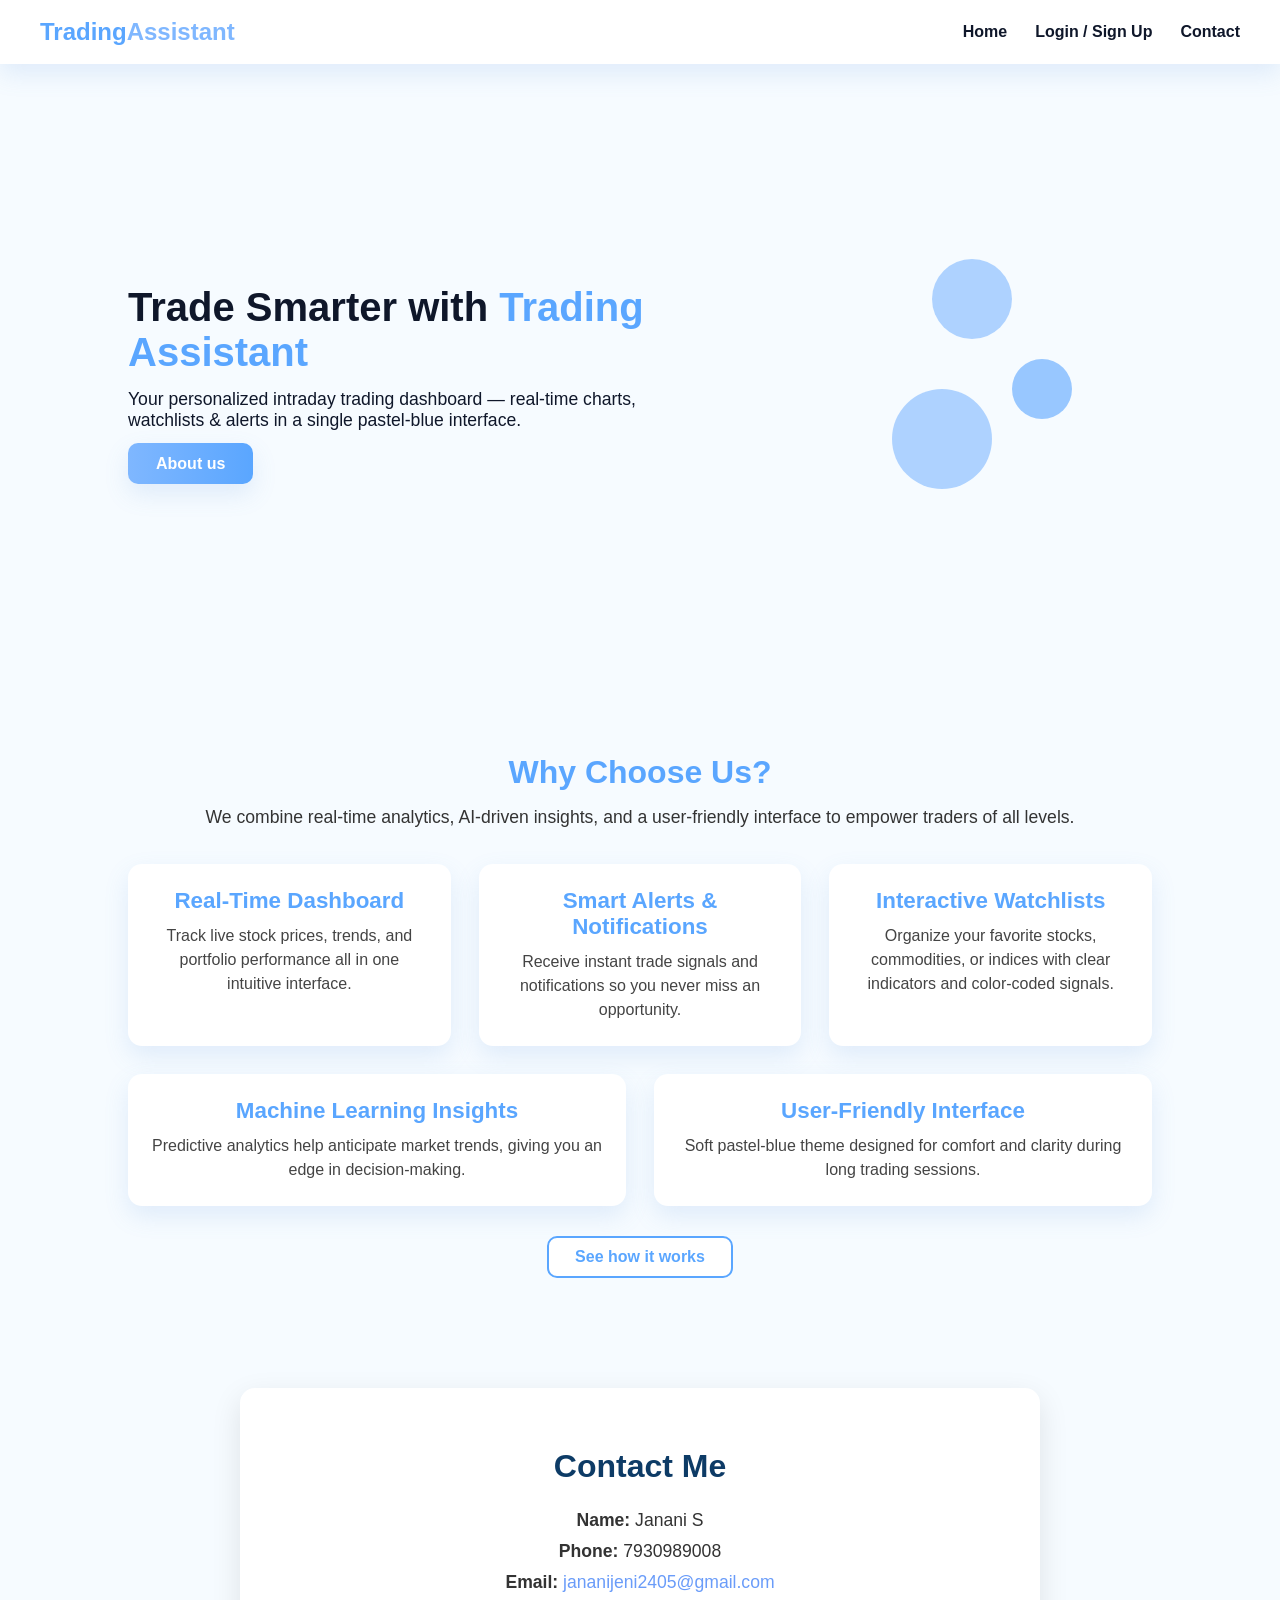
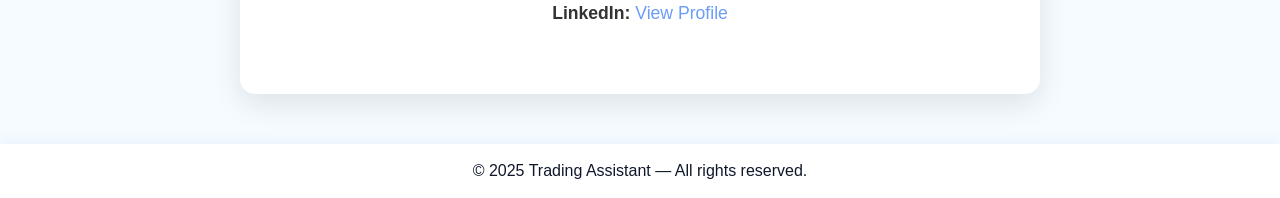
<file: Index.html>
<!DOCTYPE html>
<html lang="en">
<head>
  <meta charset="UTF-8">
  <meta name="viewport" content="width=device-width, initial-scale=1.0">
  <title>Trading Assistant — Home</title>
  <link rel="stylesheet" href="index.css">
  <style>
    html { scroll-behavior: smooth; }
    /* Contact Section */
    .contact-container {
      background: #fff;
      padding: 60px 20px;
      max-width: 800px;
      margin: 50px auto;
      border-radius: 15px;
      box-shadow: 0 10px 30px rgba(0,0,0,0.1);
      text-align: center;
      transform: translateY(50px);
      opacity: 0;
      animation: slideIn 1s forwards;
      animation-delay: 0.2s;
    }
    .contact-container h2 {
      font-size: 2rem;
      color: #0d3b66;
      margin-bottom: 25px;
    }
    .contact-container p {
      font-size: 1.1rem;
      color: #333;
      margin-bottom: 10px;
    }
    .contact-container a {
      color: #6a9cf9;
      text-decoration: none;
    }
    .contact-container a:hover { text-decoration: underline; }

    @keyframes slideIn {
      to {
        transform: translateY(0);
        opacity: 1;
      }
    }
  </style>
</head>
<body>

<header class="topbar">
  <div class="logo">Trading<span>Assistant</span></div>
  <nav>
    <ul>
      <li><a href="index.html">Home</a></li>
      <li><a href="login.html">Login / Sign Up</a></li>
      <li><a href="#contact">Contact</a></li>
    </ul>
  </nav>
</header>

<section class="hero">
  <div class="hero-text">
    <h1>Trade Smarter with <span class="highlight">Trading Assistant</span></h1>
    <p>Your personalized intraday trading dashboard — real-time charts, watchlists & alerts in a single pastel-blue interface.</p>
    <a href="howitworks.html" class="btn primary">About us</a>
  </div>
  <div class="hero-animation">
    <div class="bubble bubble1"></div>
    <div class="bubble bubble2"></div>
    <div class="bubble bubble3"></div>
  </div>
</section>

<section class="features">
  <h2>Why Choose Us?</h2>
  <p class="features-intro">We combine real-time analytics, AI-driven insights, and a user-friendly interface to empower traders of all levels.</p>
  <div class="cards">
    <div class="card">
      <h3>Real-Time Dashboard</h3>
      <p>Track live stock prices, trends, and portfolio performance all in one intuitive interface.</p>
    </div>
    <div class="card">
      <h3>Smart Alerts & Notifications</h3>
      <p>Receive instant trade signals and notifications so you never miss an opportunity.</p>
    </div>
    <div class="card">
      <h3>Interactive Watchlists</h3>
      <p>Organize your favorite stocks, commodities, or indices with clear indicators and color-coded signals.</p>
    </div>
    <div class="card">
      <h3>Machine Learning Insights</h3>
      <p>Predictive analytics help anticipate market trends, giving you an edge in decision-making.</p>
    </div>
    <div class="card">
      <h3>User-Friendly Interface</h3>
      <p>Soft pastel-blue theme designed for comfort and clarity during long trading sessions.</p>
    </div>
  </div>
  <a href="howitworks-manual.html" class="btn secondary">See how it works</a>
</section>

<!-- ---------- Contact Section ---------- -->
<section id="contact" class="contact-container">
  <h2>Contact Me</h2>
  <div class="contact-details">
    <p><strong>Name:</strong> Janani S</p>
    <p><strong>Phone:</strong> 7930989008</p>
    <p><strong>Email:</strong> <a href="mailto:jananijeni2405@gmail.com">jananijeni2405@gmail.com</a></p>
    <p><strong>LinkedIn:</strong> <a href="https://www.linkedin.com/in/jananis2405" target="_blank">View Profile</a></p>
  </div>
</section>

<footer>
  &copy; 2025 Trading Assistant — All rights reserved.
</footer>

</body>
</html>
</file>
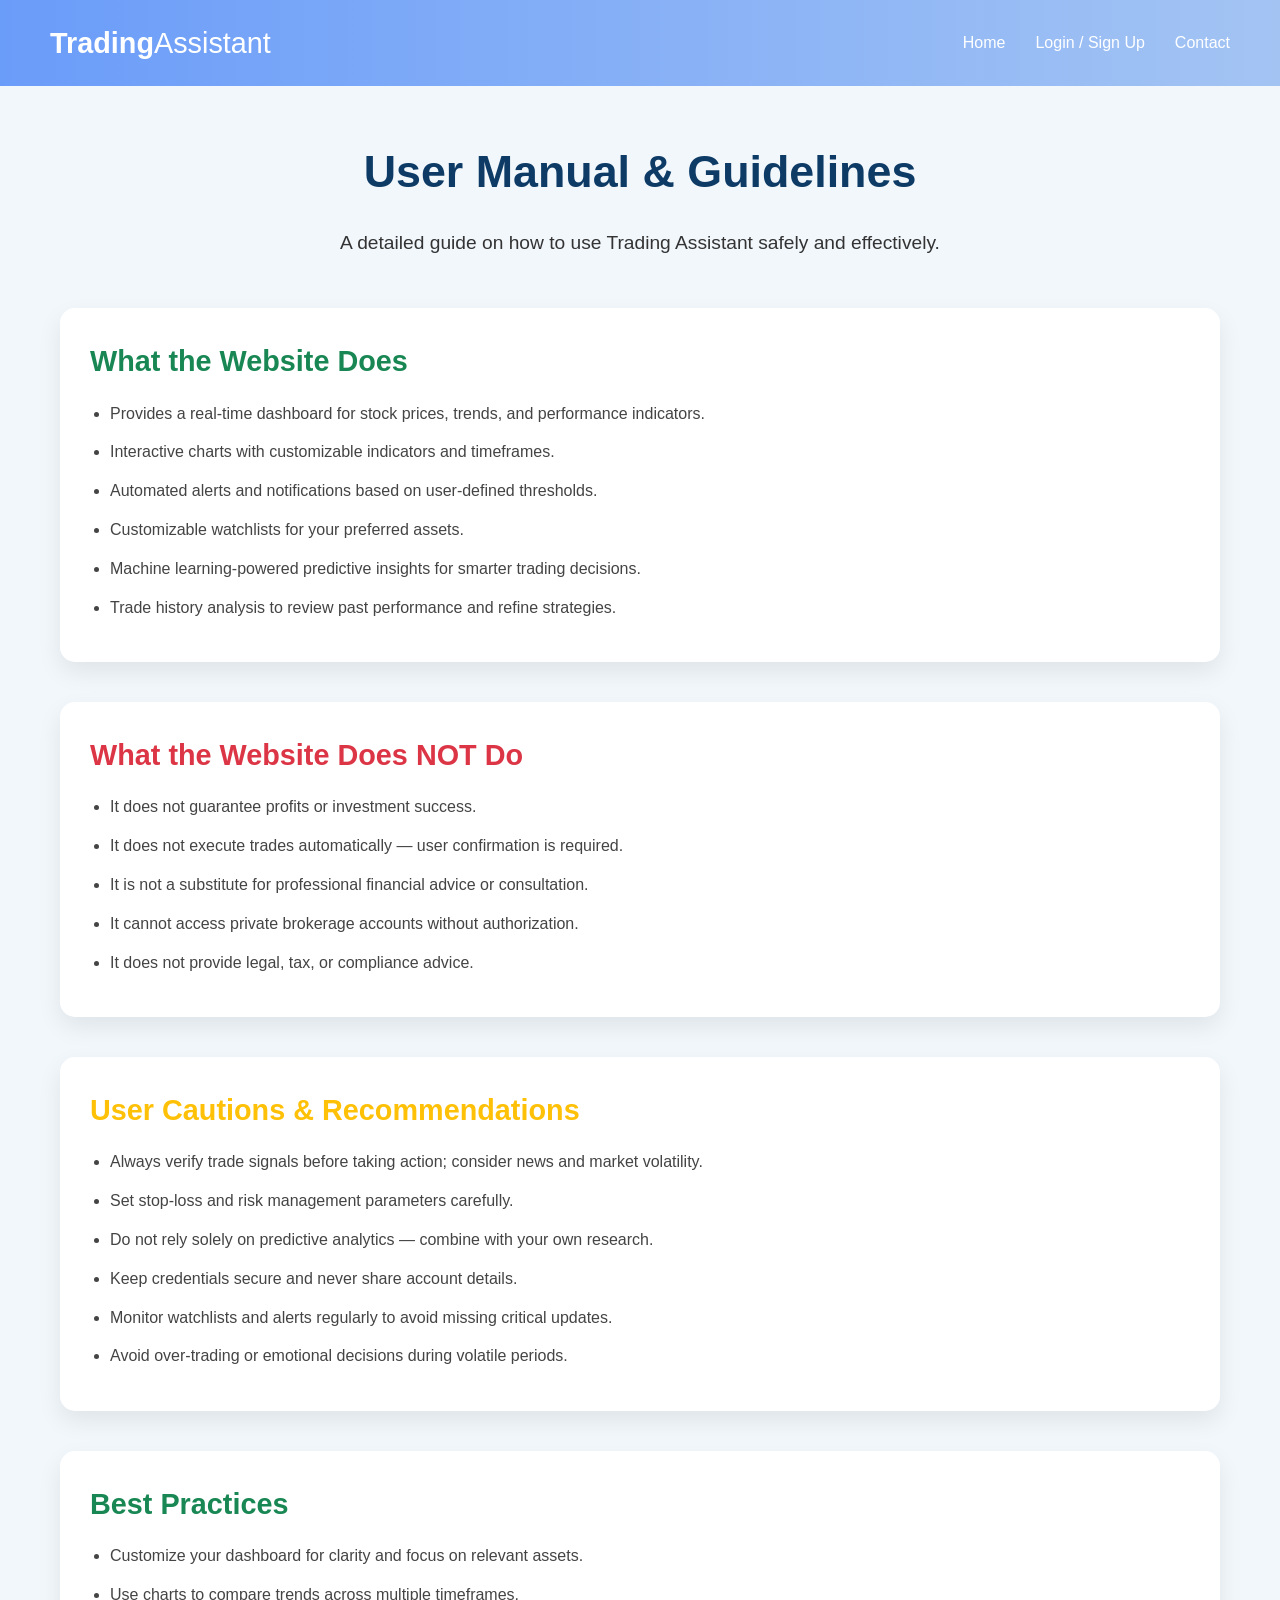
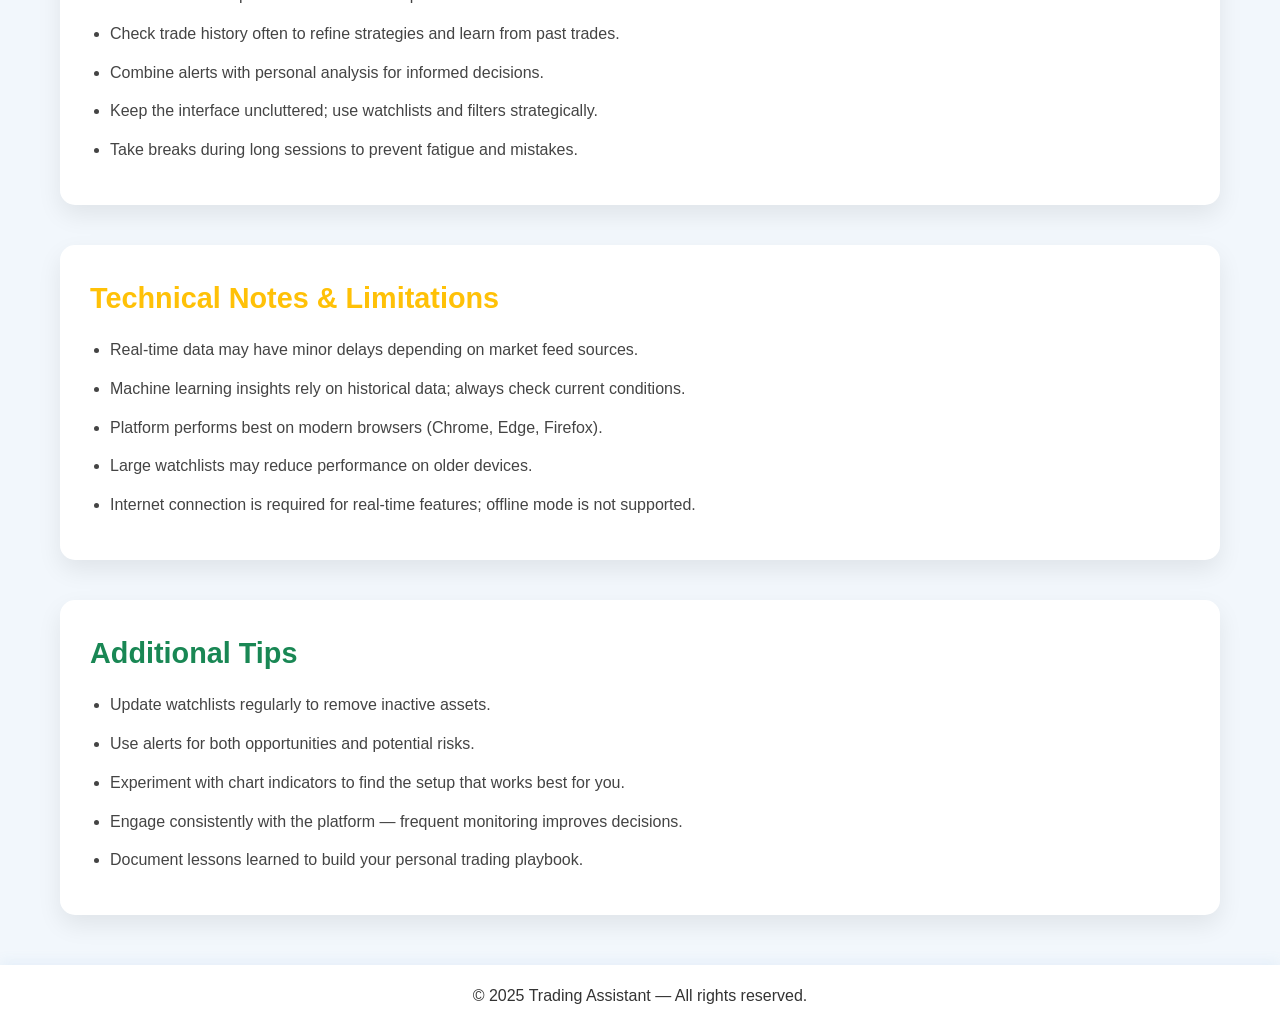
<file: howitworks-manual.html>
<!DOCTYPE html>
<html lang="en">
<head>
  <meta charset="UTF-8">
  <meta name="viewport" content="width=device-width, initial-scale=1.0">
  <title>Trading Assistant — User Manual</title>
  <link rel="stylesheet" href="howitworks-manual.css">
</head>
<body>

<header class="topbar">
  <div class="logo">Trading<span>Assistant</span></div>
  <nav>
    <ul>
      <li><a href="index.html">Home</a></li>
      <li><a href="login.html">Login / Sign Up</a></li>
      <li><a href="#">Contact</a></li>
    </ul>
  </nav>
</header>

<main class="about-container">
  <h1 class="scroll-reveal">User Manual & Guidelines</h1>
  <p class="intro scroll-reveal">
    A detailed guide on how to use Trading Assistant safely and effectively.
  </p>

  <!-- What the Website Does -->
  <div class="card do scroll-reveal">
    <h2>What the Website Does</h2>
    <ul>
      <li>Provides a real-time dashboard for stock prices, trends, and performance indicators.</li>
      <li>Interactive charts with customizable indicators and timeframes.</li>
      <li>Automated alerts and notifications based on user-defined thresholds.</li>
      <li>Customizable watchlists for your preferred assets.</li>
      <li>Machine learning-powered predictive insights for smarter trading decisions.</li>
      <li>Trade history analysis to review past performance and refine strategies.</li>
    </ul>
  </div>

  <!-- What the Website Does NOT Do -->
  <div class="card dont scroll-reveal">
    <h2>What the Website Does NOT Do</h2>
    <ul>
      <li>It does not guarantee profits or investment success.</li>
      <li>It does not execute trades automatically — user confirmation is required.</li>
      <li>It is not a substitute for professional financial advice or consultation.</li>
      <li>It cannot access private brokerage accounts without authorization.</li>
      <li>It does not provide legal, tax, or compliance advice.</li>
    </ul>
  </div>

  <!-- User Cautions -->
  <div class="card caution scroll-reveal">
    <h2>User Cautions & Recommendations</h2>
    <ul>
      <li>Always verify trade signals before taking action; consider news and market volatility.</li>
      <li>Set stop-loss and risk management parameters carefully.</li>
      <li>Do not rely solely on predictive analytics — combine with your own research.</li>
      <li>Keep credentials secure and never share account details.</li>
      <li>Monitor watchlists and alerts regularly to avoid missing critical updates.</li>
      <li>Avoid over-trading or emotional decisions during volatile periods.</li>
    </ul>
  </div>

  <!-- Best Practices -->
  <div class="card do scroll-reveal">
    <h2>Best Practices</h2>
    <ul>
      <li>Customize your dashboard for clarity and focus on relevant assets.</li>
      <li>Use charts to compare trends across multiple timeframes.</li>
      <li>Check trade history often to refine strategies and learn from past trades.</li>
      <li>Combine alerts with personal analysis for informed decisions.</li>
      <li>Keep the interface uncluttered; use watchlists and filters strategically.</li>
      <li>Take breaks during long sessions to prevent fatigue and mistakes.</li>
    </ul>
  </div>

  <!-- Technical Notes -->
  <div class="card caution scroll-reveal">
    <h2>Technical Notes & Limitations</h2>
    <ul>
      <li>Real-time data may have minor delays depending on market feed sources.</li>
      <li>Machine learning insights rely on historical data; always check current conditions.</li>
      <li>Platform performs best on modern browsers (Chrome, Edge, Firefox).</li>
      <li>Large watchlists may reduce performance on older devices.</li>
      <li>Internet connection is required for real-time features; offline mode is not supported.</li>
    </ul>
  </div>

  <!-- Additional Tips -->
  <div class="card do scroll-reveal">
    <h2>Additional Tips</h2>
    <ul>
      <li>Update watchlists regularly to remove inactive assets.</li>
      <li>Use alerts for both opportunities and potential risks.</li>
      <li>Experiment with chart indicators to find the setup that works best for you.</li>
      <li>Engage consistently with the platform — frequent monitoring improves decisions.</li>
      <li>Document lessons learned to build your personal trading playbook.</li>
    </ul>
  </div>

</main>

<footer>
  &copy; 2025 Trading Assistant — All rights reserved.
</footer>

<!-- Scroll Reveal JS -->
<script>
  const scrollElements = document.querySelectorAll('.scroll-reveal');
  const elementInView = (el, dividend = 1) => {
    const elementTop = el.getBoundingClientRect().top;
    return elementTop <= (window.innerHeight || document.documentElement.clientHeight) / dividend;
  };
  const displayScrollElement = (element) => { element.classList.add('active'); };
  const hideScrollElement = (element) => { element.classList.remove('active'); };
  const handleScrollAnimation = () => {
    scrollElements.forEach(el => {
      if (elementInView(el, 1.25)) displayScrollElement(el);
      else hideScrollElement(el);
    });
  };
  window.addEventListener('scroll', handleScrollAnimation);
  window.addEventListener('load', handleScrollAnimation);
</script>

</body>
</html>
</file>
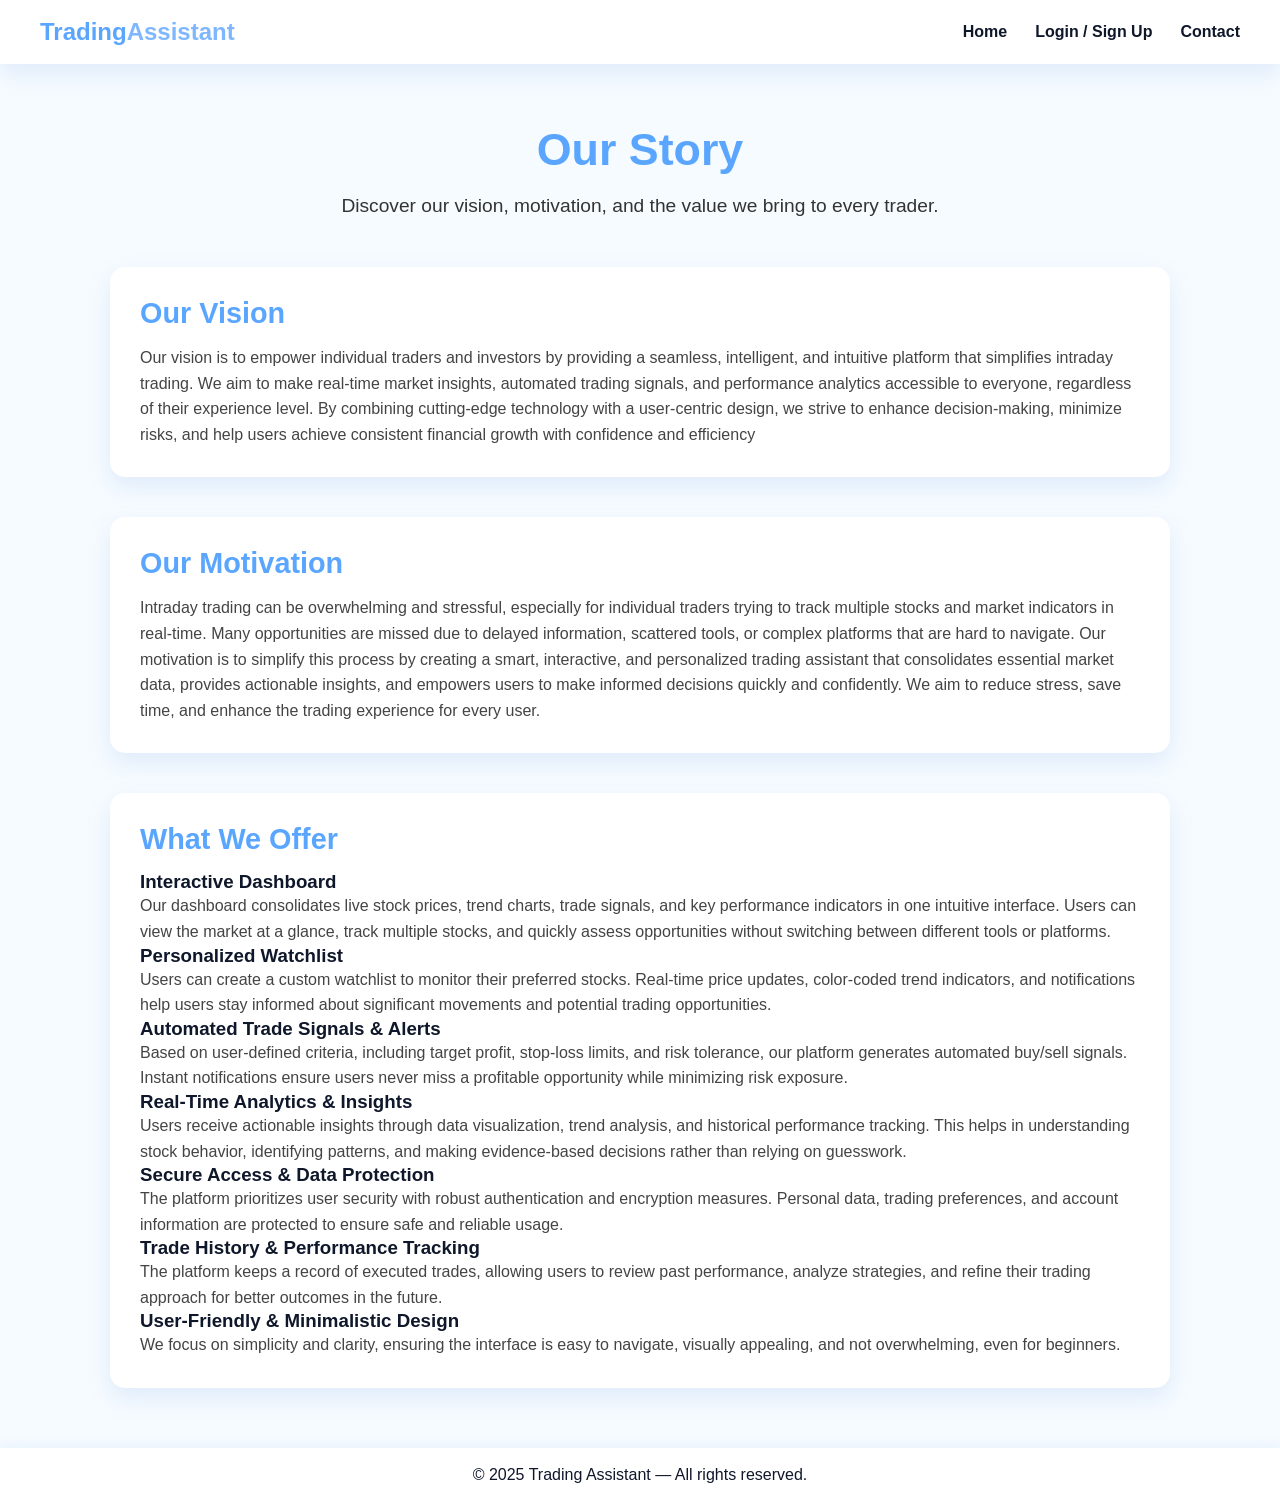
<file: howitworks.html>
<!DOCTYPE html>
<html lang="en">
<head>
  <meta charset="UTF-8" />
  <meta name="viewport" content="width=device-width, initial-scale=1.0" />
  <title>Trading Assistant — How It Works</title>
  <style>
    :root {
      --primary: #7FB7FF;
      --primary-dark: #5AA6FF;
      --bg: #F6FBFF;
      --card: #FFFFFF;
      --shadow: 0 10px 25px rgba(95,148,223,0.15);
      --text: #0F172A;
    }

    * { box-sizing: border-box; margin:0; padding:0; }

    body {
      font-family: "Segoe UI", Arial, sans-serif;
      background: var(--bg);
      color: var(--text);
      overflow-x: hidden;
    }

    /* ---------- Navbar ---------- */
    .topbar {
      display:flex; justify-content:space-between; align-items:center;
      padding:18px 40px; background:white; box-shadow:var(--shadow);
      position: sticky; top:0; z-index: 100;
    }
    .logo {
      font-weight:700; font-size:1.5rem; color:var(--primary-dark);
    }
    .logo span { color: var(--primary); }
    nav ul { display:flex; gap:28px; list-style:none; }
    nav ul li a {
      text-decoration:none; color:var(--text); font-weight:600;
      transition: color 0.3s ease, transform 0.2s ease;
    }
    nav ul li a:hover { color: var(--primary-dark); transform: translateY(-2px); }

    /* ---------- Main container ---------- */
    .about-container {
      max-width: 1100px;
      margin: 60px auto;
      padding: 0 20px;
    }

    .about-container h1 {
      font-size: 2.8rem;
      text-align: center;
      margin-bottom: 20px;
      color: var(--primary-dark);
    }

    .about-container .intro {
      text-align: center;
      font-size: 1.2rem;
      color: #333;
      margin-bottom: 50px;
    }

    /* ---------- Cards ---------- */
    .card {
      background: var(--card);
      border-radius: 15px;
      padding: 30px;
      margin-bottom: 40px;
      box-shadow: var(--shadow);
      transition: transform 0.4s ease, box-shadow 0.4s ease, background 0.4s;
    }

    .card:hover {
      transform: translateY(-10px) scale(1.02);
      box-shadow: 0 15px 35px rgba(95,148,223,0.25);
      background: linear-gradient(145deg, #fff, #e6f0ff);
    }

    .card h2 {
      color: var(--primary-dark);
      margin-bottom: 15px;
      font-size: 1.8rem;
    }

    .card p, .card ul li, .card ol li {
      color: #444;
      font-size: 1rem;
      line-height: 1.6;
    }

    .card ul, .card ol {
      margin-top: 10px;
      padding-left: 20px;
    }

    /* ---------- References ---------- */
    .references {
      padding: 60px 10%;
      text-align: center;
    }
    .references h2 {
      font-size: 2rem;
      color: var(--primary-dark);
      margin-bottom: 20px;
    }
    .references ul {
      list-style: none;
      padding: 0;
    }
    .references ul li {
      margin: 10px 0;
    }
    .references ul li a {
      text-decoration: none;
      color: var(--primary-dark);
      font-weight: 600;
      transition: color 0.3s, transform 0.3s;
    }
    .references ul li a:hover {
      color: var(--primary);
      transform: translateX(5px);
    }

    /* ---------- Footer ---------- */
    footer {
      text-align:center;
      padding:18px;
      background:white;
      margin-top:40px;
      box-shadow:0 -4px 12px rgba(95,148,223,0.08);
    }

    /* ---------- Scroll reveal ---------- */
    .scroll-reveal { opacity:0; transform:translateY(40px); transition: all 0.6s ease-out; }
    .scroll-reveal.active { opacity:1; transform:translateY(0); }

    /* ---------- Responsive ---------- */
    @media (max-width: 992px) {
      .about-container { padding: 0 15px; }
    }

    @media (max-width: 600px) {
      .about-container h1 { font-size: 2rem; }
      .card { padding: 20px; }
    }
  </style>
</head>
<body>

<header class="topbar">
  <div class="logo">Trading<span>Assistant</span></div>
  <nav>
    <ul>
      <li><a href="index.html">Home</a></li>
      <li><a href="login.html">Login / Sign Up</a></li>
      <li><a href="#">Contact</a></li>
    </ul>
  </nav>
</header>

<main class="about-container">
  <h1 class="scroll-reveal">Our Story</h1>
  <p class="intro scroll-reveal">Discover our vision, motivation, and the value we bring to every trader.</p>

  <div class="card scroll-reveal">
    <h2>Our Vision</h2>
    <p>Our vision is to empower individual traders and investors by providing a seamless, intelligent, and intuitive platform that simplifies intraday trading. We aim to make real-time market insights, automated trading signals, and performance analytics accessible to everyone, regardless of their experience level. By combining cutting-edge technology with a user-centric design, we strive to enhance decision-making, minimize risks, and help users achieve consistent financial growth with confidence and efficiency</p>
  </div>

  <div class="card scroll-reveal">
    <h2>Our Motivation</h2>
    <p>Intraday trading can be overwhelming and stressful, especially for individual traders trying to track multiple stocks and market indicators in real-time. Many opportunities are missed due to delayed information, scattered tools, or complex platforms that are hard to navigate. Our motivation is to simplify this process by creating a smart, interactive, and personalized trading assistant that consolidates essential market data, provides actionable insights, and empowers users to make informed decisions quickly and confidently. We aim to reduce stress, save time, and enhance the trading experience for every user.</p>
  </div>

  <div class="card scroll-reveal">
  <h2>What We Offer</h2>
  <div class="flashcards-container">
    <div class="flashcard">
      <h3>Interactive Dashboard</h3>
      <p>Our dashboard consolidates live stock prices, trend charts, trade signals, and key performance indicators in one intuitive interface. Users can view the market at a glance, track multiple stocks, and quickly assess opportunities without switching between different tools or platforms.</p>
    </div>

    <div class="flashcard">
      <h3>Personalized Watchlist</h3>
      <p>Users can create a custom watchlist to monitor their preferred stocks. Real-time price updates, color-coded trend indicators, and notifications help users stay informed about significant movements and potential trading opportunities.</p>
    </div>

    <div class="flashcard">
      <h3>Automated Trade Signals & Alerts</h3>
      <p>Based on user-defined criteria, including target profit, stop-loss limits, and risk tolerance, our platform generates automated buy/sell signals. Instant notifications ensure users never miss a profitable opportunity while minimizing risk exposure.</p>
    </div>

    <div class="flashcard">
      <h3>Real-Time Analytics & Insights</h3>
      <p>Users receive actionable insights through data visualization, trend analysis, and historical performance tracking. This helps in understanding stock behavior, identifying patterns, and making evidence-based decisions rather than relying on guesswork.</p>
    </div>

    <div class="flashcard">
      <h3>Secure Access & Data Protection</h3>
      <p>The platform prioritizes user security with robust authentication and encryption measures. Personal data, trading preferences, and account information are protected to ensure safe and reliable usage.</p>
    </div>

    <div class="flashcard">
      <h3>Trade History & Performance Tracking</h3>
      <p>The platform keeps a record of executed trades, allowing users to review past performance, analyze strategies, and refine their trading approach for better outcomes in the future.</p>
    </div>

    <div class="flashcard">
      <h3>User-Friendly & Minimalistic Design</h3>
      <p>We focus on simplicity and clarity, ensuring the interface is easy to navigate, visually appealing, and not overwhelming, even for beginners.</p>
    </div>
  </div>
</div>



</main>

<footer>
  &copy; 2025 Trading Assistant — All rights reserved.
</footer>

<script>
const scrollElements = document.querySelectorAll('.scroll-reveal');

const elementInView = (el, dividend = 1) => {
  const elementTop = el.getBoundingClientRect().top;
  return elementTop <= (window.innerHeight || document.documentElement.clientHeight) / dividend;
};

const displayScrollElement = (element) => element.classList.add('active');

const handleScrollAnimation = () => {
  scrollElements.forEach(el => {
    if(elementInView(el, 1.25)) {
      displayScrollElement(el);
    }
  });
};

window.addEventListener('scroll', handleScrollAnimation);
handleScrollAnimation();
</script>

</body>
</html>
</file>
<file: index.css>
:root {
  --primary: #7FB7FF;
  --primary-dark: #5AA6FF;
  --bg: #F6FBFF;
  --card: #FFFFFF;
  --shadow: 0 10px 25px rgba(95,148,223,0.15);
  --text: #0F172A;
}

* { box-sizing: border-box; margin:0; padding:0; }

body {
  font-family: "Segoe UI", Arial, sans-serif;
  background: var(--bg);
  color: var(--text);
}

/* ---------- Navbar ---------- */
.topbar {
  display:flex; justify-content:space-between; align-items:center;
  padding:18px 40px; background:white; box-shadow:var(--shadow);
  position: sticky; top:0; z-index: 100;
}
.logo {
  font-weight:700; font-size:1.5rem; color:var(--primary-dark);
}
.logo span { color: var(--primary); }
nav ul { display:flex; gap:28px; list-style:none; }
nav ul li a {
  text-decoration:none; color:var(--text); font-weight:600;
  transition: color 0.3s ease, transform 0.2s ease;
}
nav ul li a:hover { color: var(--primary-dark); transform: translateY(-2px); }

/* ---------- Hero ---------- */
.hero {
  display:flex; align-items:center; justify-content:space-between;
  padding:60px 10%; min-height:70vh;
}
.hero-text { max-width:540px; }
.hero-text h1 { font-size:2.5rem; margin-bottom:14px; }
.highlight { color: var(--primary-dark); }
.hero-text p { font-size:1.1rem; margin-bottom:24px; }
.btn.primary {
  background: linear-gradient(90deg,var(--primary),var(--primary-dark));
  padding:12px 28px; border:none; border-radius:10px; color:white;
  font-weight:600; cursor:pointer; text-decoration:none; box-shadow:var(--shadow);
  transition: transform .2s;
}
.btn.primary:hover { transform:translateY(-2px); }

/* ---------- Secondary button ---------- */
.btn.secondary {
  display:inline-block;
  background: white;
  color: var(--primary-dark);
  border: 2px solid var(--primary-dark);
  padding:10px 26px;
  border-radius:10px;
  font-weight:600;
  text-decoration:none;
  margin-top:30px;
  transition: all 0.3s ease;
}
.btn.secondary:hover {
  background: var(--primary);
  color: white;
  transform: translateY(-2px);
}

/* ---------- Hero animation ---------- */
.hero-animation {
  position:relative; width:280px; height:280px;
}
.bubble {
  position:absolute; border-radius:50%; background:var(--primary);
  opacity:0.6; animation: float 6s infinite ease-in-out;
}
.bubble1 { width:80px; height:80px; left:60px; top:20px; animation-delay:0s; }
.bubble2 { width:60px; height:60px; left:140px; top:120px; animation-delay:1.5s; background:var(--primary-dark);}
.bubble3 { width:100px; height:100px; left:20px; top:150px; animation-delay:3s; }

@keyframes float {
  0%,100% { transform: translateY(0); }
  50% { transform: translateY(-20px); }
}

/* ---------- Features ---------- */
.features { padding:60px 10%; text-align:center; }
.features h2 { font-size:2rem; margin-bottom:16px; color: var(--primary-dark);}
.features-intro { font-size:1.1rem; margin-bottom:36px; color:#333; }
.cards { display:flex; gap:28px; flex-wrap:wrap; justify-content:center; }
.card {
  background:var(--card); padding:24px; flex:1 1 260px; border-radius:14px;
  box-shadow:var(--shadow); transition:transform .2s, box-shadow .3s;
}
.card:hover { transform:translateY(-4px); box-shadow:0 15px 35px rgba(95,148,223,0.25); }
.card h3 { color: var(--primary-dark); margin-bottom:10px; font-size:1.4rem; }
.card p { font-size:1rem; line-height:1.5; color:#444; }

/* ---------- Footer ---------- */
footer {
  text-align:center; padding:18px; background:white; margin-top:40px;
  box-shadow:0 -4px 12px rgba(95,148,223,0.08);
}

/* ---------- Scroll Reveal ---------- */
.scroll-reveal { opacity:0; transform:translateY(40px); transition: all 0.6s ease-out; }
.scroll-reveal.active { opacity:1; transform:translateY(0); }

/* ---------- Responsive ---------- */
@media (max-width: 992px) {
  .hero { flex-direction: column-reverse; gap:40px; }
  .hero-animation { margin-bottom:20px; }
  .cards { flex-direction: column; gap:20px; }
}
@media (max-width: 600px) {
  .hero-text h1 { font-size:2rem; }
  .hero-text p, .features-intro { font-size:1rem; }
  .card { padding:20px; }
}
</file>
<file: howitworks-manual.css>
/* ---------- Reset & Base Styles ---------- */
* {
  margin: 0;
  padding: 0;
  box-sizing: border-box;
  font-family: 'Poppins', sans-serif;
}

body {
  background: #f2f7fc;
  color: #333;
  line-height: 1.6;
}

/* ---------- Header ---------- */
header.topbar {
  display: flex;
  justify-content: space-between;
  align-items: center;
  padding: 20px 50px;
  background: linear-gradient(90deg, #6a9cf9, #a3c4f3);
  color: #fff;
  position: sticky;
  top: 0;
  z-index: 100;
}

header.topbar .logo {
  font-size: 1.8rem;
  font-weight: 700;
}

header.topbar .logo span {
  color: #fff;
  font-weight: 300;
}

header.topbar nav ul {
  display: flex;
  list-style: none;
}

header.topbar nav ul li {
  margin-left: 30px;
}

header.topbar nav ul li a {
  text-decoration: none;
  color: #fff;
  font-weight: 500;
  transition: color 0.3s ease;
}

header.topbar nav ul li a:hover {
  color: #ffd166;
}

/* ---------- Main Container ---------- */
.about-container {
  max-width: 1200px;
  margin: 50px auto;
  padding: 0 20px;
}

.about-container h1 {
  font-size: 2.8rem;
  text-align: center;
  margin-bottom: 20px;
  color: #0d3b66;
  animation: fadeInTop 1s ease forwards;
}

.about-container .intro {
  text-align: center;
  font-size: 1.2rem;
  color: #333;
  margin-bottom: 50px;
  animation: fadeInTop 1.2s ease forwards;
}

/* ---------- Cards / Flashcards ---------- */
.card {
  background: #fff;
  border-radius: 15px;
  padding: 30px;
  margin-bottom: 40px;
  box-shadow: 0 10px 25px rgba(0, 0, 0, 0.08);
  transition: transform 0.4s ease, box-shadow 0.4s ease, background 0.4s ease;
  opacity: 0;
  transform: translateY(50px);
  animation: fadeUp 0.8s forwards;
  cursor: default;
  perspective: 1000px; /* for flip effect */
}

.card h2 {
  color: #0d3b66;
  margin-bottom: 15px;
  font-size: 1.8rem;
}

.card p, .card ul, .card ol {
  color: #555;
  font-size: 1.05rem;
  line-height: 1.8;
}

.card ul, .card ol {
  margin-top: 10px;
  padding-left: 20px;
}

.card ul li, .card ol li {
  margin-bottom: 10px;
  font-size: 1rem;
  color: #444;
}

/* Flashcard Hover / Interactive Effect */
.card:hover {
  transform: translateY(-10px) scale(1.02);
  box-shadow: 0 15px 35px rgba(0, 0, 0, 0.15);
  background: linear-gradient(145deg, #fff, #e6f0ff);
}

/* Color-coded headings */
.card.do h2 { color: #198754; }       /* Green for Do's */
.card.dont h2 { color: #dc3545; }     /* Red for Don’ts */
.card.caution h2 { color: #ffc107; }  /* Yellow for Cautions */

/* ---------- Flip Card Option (Optional) ---------- */
.card.flip-card {
  transform-style: preserve-3d;
  transition: transform 0.6s;
}

.card.flip-card:hover {
  transform: rotateY(180deg) translateY(-10px) scale(1.02);
}

/* ---------- Animations ---------- */
@keyframes fadeUp {
  0% { opacity: 0; transform: translateY(50px); }
  100% { opacity: 1; transform: translateY(0); }
}

@keyframes fadeInTop {
  0% { opacity: 0; transform: translateY(-30px); }
  100% { opacity: 1; transform: translateY(0); }
}

/* ---------- Buttons ---------- */
.btn.primary, .btn.secondary {
  display: inline-block;
  padding: 12px 28px;
  border-radius: 10px;
  font-weight: 600;
  text-decoration: none;
  transition: all 0.3s ease;
  margin-top: 20px;
  text-align: center;
}

.btn.primary {
  background: linear-gradient(90deg,#6a9cf9,#a3c4f3);
  color: white;
  box-shadow: 0 10px 25px rgba(0,0,0,0.08);
}

.btn.primary:hover {
  transform: translateY(-2px);
  box-shadow: 0 15px 35px rgba(0,0,0,0.15);
}

.btn.secondary {
  background: #fff;
  color: #6a9cf9;
  border: 2px solid #6a9cf9;
}

.btn.secondary:hover {
  background: #6a9cf9;
  color: #fff;
}

/* ---------- Footer ---------- */
footer {
  text-align: center;
  padding: 18px;
  background: white;
  margin-top: 40px;
  box-shadow: 0 -4px 12px rgba(95,148,223,0.08);
}

/* ---------- Responsive ---------- */
@media (max-width: 992px) {
  header.topbar { flex-direction: column; align-items: flex-start; }
  header.topbar nav ul { flex-direction: column; width: 100%; }
  header.topbar nav ul li { margin: 10px 0; }
  .about-container { padding: 0 15px; }
}

@media (max-width: 600px) {
  .card { padding: 20px; }
  .about-container h1 { font-size: 2rem; }
}
</file>
